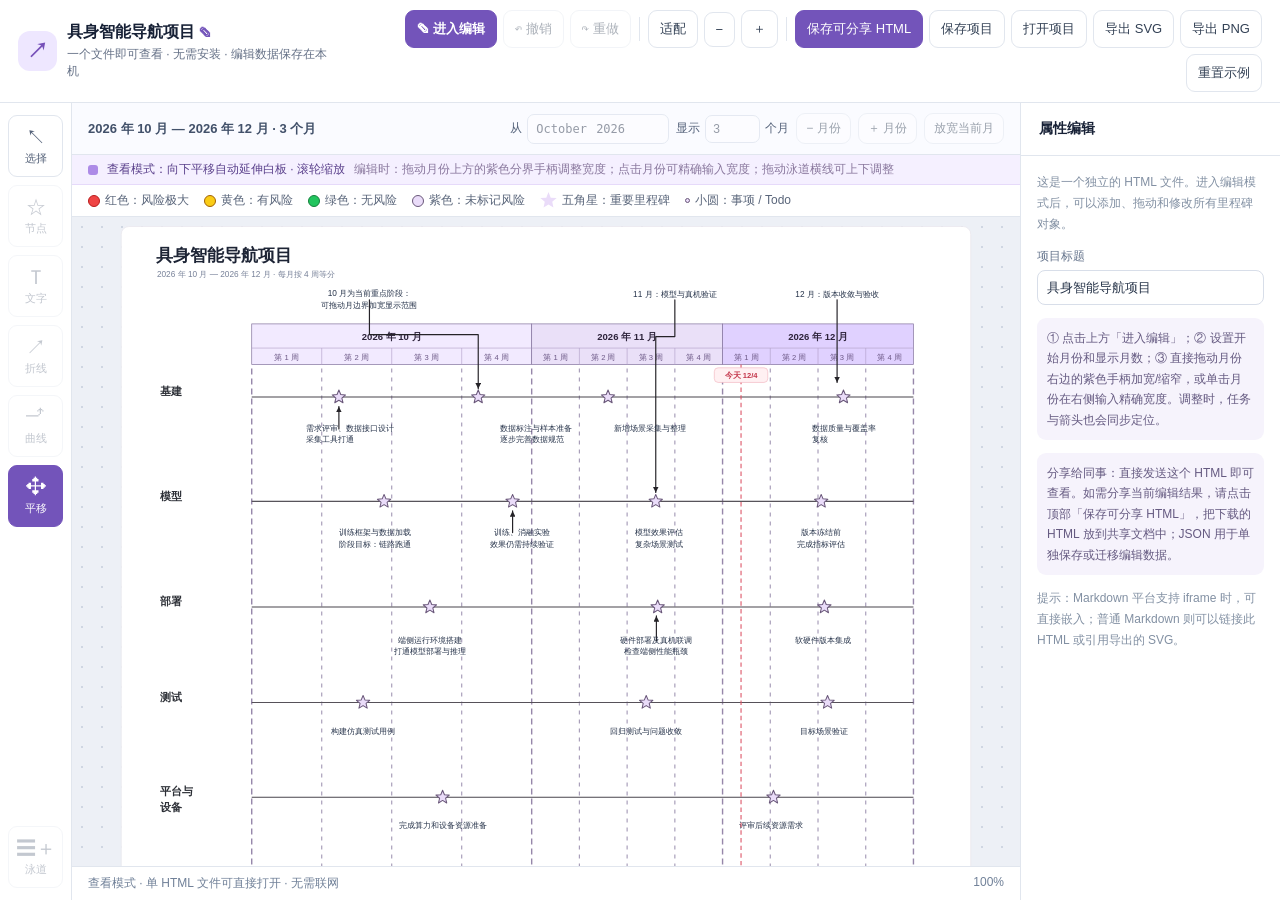
<file: static/项目进度时间轴_可编辑.html>
<!doctype html>
<html lang="zh-CN">
<head>
<meta charset="utf-8" />
<meta name="viewport" content="width=device-width, initial-scale=1" />
<title>项目时间轴</title>
<style>
:root{color-scheme:light;--ink:#172136;--muted:#647086;--border:#e1e6ee;--purple:#7354ba;--purple-weak:#efe8ff;--bg:#f5f7fb;--white:#fff}
*{box-sizing:border-box}html,body{margin:0;height:100%;font-family:Inter,-apple-system,BlinkMacSystemFont,"PingFang SC","Microsoft YaHei",sans-serif;color:var(--ink);background:var(--bg)}
#app{height:100vh;min-height:600px;display:flex;flex-direction:column}
.topbar{display:flex;align-items:center;justify-content:space-between;gap:16px;background:#fff;border-bottom:1px solid var(--border);padding:10px 18px;min-height:68px}
.brand{display:flex;align-items:center;gap:10px;min-width:0}.brand-mark{background:#eee7ff;color:#7650b9;border-radius:12px;width:40px;height:40px;display:grid;place-items:center;font-size:21px;font-weight:800}.brand-title{font-weight:760;white-space:nowrap;overflow:hidden;text-overflow:ellipsis}.brand-sub{color:var(--muted);font-size:12px;margin-top:3px}
.toolbar{display:flex;gap:6px;flex-wrap:wrap;align-items:center;justify-content:flex-end}button{font:inherit;border:1px solid var(--border);background:#fff;border-radius:9px;padding:9px 11px;cursor:pointer;color:#334155;font-size:13px;white-space:nowrap}button:hover{background:#f7f3ff;border-color:#cbbaf0}button.active,.primary{background:var(--purple);border-color:var(--purple);color:white}button.active:hover,.primary:hover{background:#5f42aa}button:disabled{opacity:.4;cursor:not-allowed}.divider{width:1px;background:var(--border);height:24px;margin:0 2px}
.workspace{display:flex;min-height:0;flex:1}.leftbar{width:72px;flex-shrink:0;background:#fff;border-right:1px solid var(--border);padding:12px 8px;display:flex;flex-direction:column;gap:8px}.tool{display:flex;flex-direction:column;align-items:center;gap:3px;padding:10px 4px;font-size:11px;color:#56637a}.tool .glyph{font-size:20px;line-height:22px}.tool.active{color:#fff}
.main{flex:1;min-width:0;display:flex;flex-direction:column}.canvas-head{display:flex;align-items:center;justify-content:space-between;flex-wrap:wrap;gap:6px;padding:10px 16px;background:#fafbff;border-bottom:1px solid var(--border)}.canvas-title{font-size:13px;font-weight:600;color:#42516a}.hint{font-size:12px;color:#75839a}.stage-wrap{flex:1;min-height:0;position:relative;overflow:hidden;background-color:#edf0f6;background-image:radial-gradient(#cfd6e2 0.8px,transparent .8px);background-size:20px 20px}#stage{display:block;width:100%;height:100%;touch-action:none;user-select:none}#stage.grab{cursor:grab}#stage.grabbing{cursor:grabbing}#stage.mode-text,#stage.mode-node,#stage.mode-arrow,#stage.mode-curve{cursor:crosshair}
.bottom{padding:8px 16px;background:#fff;border-top:1px solid var(--border);color:#708098;font-size:12px;display:flex;justify-content:space-between;gap:8px;flex-wrap:wrap}.inspector{width:260px;flex-shrink:0;background:#fff;border-left:1px solid var(--border);display:flex;flex-direction:column;overflow:auto}.inspector-header{font-size:14px;font-weight:750;padding:17px 18px;border-bottom:1px solid var(--border)}.inspect-content{padding:16px;display:flex;flex-direction:column;gap:13px}.subtle{color:#8290a3;font-size:12px;line-height:1.75}.formlabel{font-size:12px;color:#66758d;margin-bottom:5px;display:block}.field,textarea,select{width:100%;border:1px solid #d8dee9;border-radius:8px;background:#fff;color:#273449;font:inherit;font-size:13px;padding:9px;outline:none}.field:focus,textarea:focus,select:focus{border-color:#9371d0;box-shadow:0 0 0 3px #eee7fb}textarea{min-height:105px;resize:vertical;line-height:1.55}.row{display:flex;gap:8px}.row>label{flex:1;min-width:0}.small{padding:7px 9px;font-size:12px}.danger{color:#c63347;border-color:#f0c9cf}.danger:hover{background:#fff2f4;border-color:#dc9fa9}.boxhint{background:#f6f3fc;border-radius:9px;padding:10px;color:#655a81;font-size:12px;line-height:1.7}
#toast{position:fixed;bottom:22px;left:50%;transform:translateX(-50%);background:#253047;color:#fff;padding:10px 18px;border-radius:10px;box-shadow:0 12px 32px #18233b30;z-index:50;opacity:0;pointer-events:none;transition:opacity .2s;font-size:13px}#toast.show{opacity:1}
.dialog-backdrop{position:fixed;inset:0;background:#101c32aa;z-index:100;display:none;align-items:center;justify-content:center;padding:20px}.dialog-backdrop.show{display:flex}.dialog{background:white;border-radius:14px;padding:22px;width:410px;max-width:100%;box-shadow:0 18px 70px #15203855}.dialog h3{margin:0 0 9px}.dialog p{color:#748094;font-size:13px}.dialog-actions{display:flex;justify-content:flex-end;gap:8px;margin-top:14px}
.month-controls{display:flex;align-items:center;gap:7px;flex-wrap:wrap;font-size:12px;color:#54627a}
.month-controls label{display:flex;align-items:center;gap:5px;white-space:nowrap}
.month-controls input{width:142px;padding:6px 7px;border:1px solid #cfd7e5;border-radius:7px;background:white;color:#293348;font-size:12px}
.month-controls #monthCount{width:55px}.month-controls button{font-size:12px;padding:6px 9px}
.month-controls input:disabled,.month-controls button:disabled{opacity:.48}
.month-guide{display:flex;align-items:center;gap:9px;padding:6px 16px;background:#f5f0ff;border-bottom:1px solid #e6dafa;color:#5b418c;font-size:12px;flex-wrap:wrap}
.text-color-palette{display:grid;grid-template-columns:repeat(8,minmax(0,1fr));gap:5px}.color-swatch{height:28px;min-width:0;padding:0;border:2px solid transparent;border-radius:6px;background:var(--swatch);color:#fff;font-size:15px;font-weight:700;line-height:24px}.color-swatch:hover{background:var(--swatch);border-color:#94a3b8}.color-swatch[aria-pressed="true"]{outline:2px solid #7354ba;outline-offset:2px;border-color:#fff}.color-swatch:focus-visible{outline:2px solid #172136;outline-offset:2px}
.node-legend{display:flex;align-items:center;gap:15px;flex-wrap:wrap;padding:7px 16px;background:#fff;border-bottom:1px solid var(--border);font-size:12px;color:#59657a}.node-legend span{display:inline-flex;align-items:center;gap:5px}.legend-dot{display:inline-block;border-radius:50%;width:12px;height:12px;background:#eadcf9;border:1px solid #695779}.legend-dot.star{width:17px;height:17px;border:0;border-radius:0;clip-path:polygon(50% 0%,63% 34%,98% 35%,72% 57%,79% 91%,50% 73%,21% 91%,28% 57%,2% 35%,37% 34%)}.legend-dot.todo{width:5px;height:5px}.legend-dot.high{background:#ef4444;border-color:#b91c1c}.legend-dot.medium{background:#facc15;border-color:#a16207}.legend-dot.low{background:#22c55e;border-color:#15803d}
.month-guide .dot{width:10px;height:10px;background:#ad8be7;border-radius:3px;display:inline-block}
.brand-title{display:block;max-width:100%;border:0;background:transparent;padding:0;text-align:left;font-size:inherit;color:var(--ink);cursor:pointer}.brand-title:hover{background:#f7f3ff;color:var(--purple)}.brand-title::after{content:" ✎";color:var(--purple);font-size:13px}.brand-title:focus-visible{outline:2px solid var(--purple);outline-offset:4px}
#editMode{font-weight:700}.only-edit[disabled]{opacity:.35}@media(max-width:1100px){.inspector{width:222px}.topbar{padding:9px}.brand-sub{display:none}.toolbar button{padding:7px 9px}}@media(max-width:760px){.topbar{align-items:flex-start;flex-direction:column}.toolbar{justify-content:flex-start}.leftbar{width:57px}.tool{font-size:10px}.tool .glyph{font-size:17px}.inspector{position:absolute;right:0;top:120px;bottom:30px;z-index:3;box-shadow:-5px 0 18px #1720361a;display:none}.inspector.show{display:flex}.main{width:100%}}
</style>
</head>
<body>
<div id="app">
  <header class="topbar">
    <div class="brand"><div class="brand-mark">↗</div><div><button type="button" class="brand-title" id="brandTitle" title="点击修改项目名称" aria-label="修改项目名称">项目时间轴</button><div class="brand-sub">一个文件即可查看 · 无需安装 · 编辑数据保存在本机</div></div></div>
    <div class="toolbar">
      <button id="editMode" class="primary" title="查看者默认不能误拖动，点击进入编辑模式">✎ 进入编辑</button>
      <button id="undo" title="撤销 Ctrl/⌘+Z" disabled>↶ 撤销</button>
      <button id="redo" title="重做 Ctrl/⌘+Shift+Z" disabled>↷ 重做</button>
      <span class="divider"></span>
      <button id="fit" title="适配全部内容">适配</button><button id="zoomOut">−</button><button id="zoomIn">＋</button>
      <span class="divider"></span>
      <button id="shareHtml" class="primary" title="把当前所有修改直接写入独立HTML，发送文件给同事即可查看">保存可分享 HTML</button>
      <button id="saveJson" title="保存完整编辑数据为JSON">保存项目</button><button id="openJson" title="打开项目JSON">打开项目</button>
      <button id="exportSvg" title="导出无损矢量图片">导出 SVG</button><button id="exportPng" title="导出高清图片">导出 PNG</button>
      <button id="reset" title="恢复示例图">重置示例</button>
    </div>
  </header>
  <div class="workspace">
    <aside class="leftbar" id="tools">
      <button class="tool active" data-tool="select" title="选择后拖动；双击文字编辑"><span class="glyph">↖</span>选择</button>
      <button class="tool only-edit" data-tool="node" title="在画布任意位置点击添加里程碑"><span class="glyph">☆</span>节点</button>
      <button class="tool only-edit" data-tool="text" title="在画布任意位置点击添加文字"><span class="glyph">Ｔ</span>文字</button>
      <button class="tool only-edit" data-tool="arrow" title="点击起点，再点击终点添加箭头"><span class="glyph">↗</span>折线</button>
      <button class="tool only-edit" data-tool="curve" title="依次点击两个节点创建曲线箭头，再拖动控制点调整弧度"><span class="glyph">⤴</span>曲线</button>
      <button class="tool" data-tool="hand" title="拖动画布"><span class="glyph">✥</span>平移</button>
      <div style="flex:1"></div>
      <button class="tool only-edit" id="addLane" title="新增工作泳道"><span class="glyph">☰＋</span>泳道</button>
    </aside>
    <main class="main">
      <div class="canvas-head"><span class="canvas-title" id="rangeTitle">2026 年 · 项目进度</span>
        <div class="month-controls">
          <label>从 <input type="month" id="startMonth" title="指定时间轴的第一个月份"></label>
          <label>显示 <input type="number" id="monthCount" min="1" max="24" step="1" title="显示几个月"> 个月</label>
          <button id="removeMonth" class="only-edit" title="减少一个月">− 月份</button>
          <button id="addMonth" class="only-edit" title="增加一个月">＋ 月份</button>
          <button id="focusMonth" class="only-edit" title="把当前系统月份放宽到至少520像素，其他月份不变">放宽当前月</button>
        </div>
      </div>
      <div class="month-guide"><span class="dot"></span><span id="modeHint">查看模式：点击「进入编辑」后，即可修改月份和任务</span><span style="color:#8a789e">编辑时：拖动月份上方的紫色分界手柄调整宽度；点击月份可精确输入宽度；拖动泳道横线可上下调整</span></div>
      <div class="node-legend" aria-label="节点图例"><span><i class="legend-dot high"></i>红色：风险极大</span><span><i class="legend-dot medium"></i>黄色：有风险</span><span><i class="legend-dot low"></i>绿色：无风险</span><span><i class="legend-dot"></i>紫色：未标记风险</span><span><i class="legend-dot star"></i>五角星：重要里程碑</span><span><i class="legend-dot todo"></i>小圆：事项 / Todo</span></div>
      <div class="stage-wrap"><svg id="stage" xmlns="http://www.w3.org/2000/svg" viewBox="0 0 1460 960" aria-label="交互式项目时间轴"></svg></div>
      <div class="bottom"><span id="status">示例数据 · 鼠标滚轮缩放 · 点击「进入编辑」开始修改</span><span id="zoomStatus">100%</span></div>
    </main>
    <aside class="inspector" id="inspector"><div class="inspector-header">属性编辑 <button class="small" id="closeInspector" style="float:right;display:none">关闭</button></div><div class="inspect-content" id="inspectContent"></div></aside>
  </div>
</div>
<input type="file" id="fileInput" accept=".json,application/json" hidden />
<div class="dialog-backdrop" id="dialogBack"><div class="dialog"><h3 id="dialogTitle">编辑文字</h3><p id="dialogInfo">修改后点击确定。</p><textarea id="dialogText" rows="6"></textarea><div class="dialog-actions"><button id="dialogCancel">取消</button><button id="dialogOk" class="primary">确定</button></div></div></div>
<div id="toast"></div>
<script>
(async()=>{'use strict';
const NS='http://www.w3.org/2000/svg';
const $=(id)=>document.getElementById(id);
const clone=(x)=>JSON.parse(JSON.stringify(x));
const uid=(prefix)=>prefix+'_'+Math.random().toString(36).slice(2,10);
const monthStart=230, MIN_MONTH=120, MAX_MONTH=1400;
const RISK_LEVELS={unset:{label:'未标记风险',color:'#eadcf9',stroke:'#695779'},high:{label:'风险极大',color:'#ef4444',stroke:'#b91c1c'},medium:{label:'有风险',color:'#facc15',stroke:'#a16207'},low:{label:'无风险',color:'#22c55e',stroke:'#15803d'}};
const NODE_TYPES={milestone:{label:'重要里程碑',radius:11,shape:'star'},todo:{label:'事项 / Todo',radius:3.5,shape:'circle'}};
function nodeRisk(node){return Object.hasOwn(RISK_LEVELS,node.risk)?RISK_LEVELS[node.risk]:RISK_LEVELS.unset;}
function nodeType(node){return Object.hasOwn(NODE_TYPES,node.kind)?NODE_TYPES[node.kind]:NODE_TYPES.milestone;}

function monthName(m){return `${m.year} 年 ${m.month} 月`}
function monthList(year,month,count,widths=[]){return Array.from({length:count},(_,i)=>{
 const d=new Date(year,month-1+i,1);return {year:d.getFullYear(),month:d.getMonth()+1,width:widths[i]||280};
});}
function monthRight(months){return monthStart+months.reduce((v,m)=>v+m.width,0)}
function mappedX(x,oldMonths,newMonths,scaleAll=false){
 if(x<monthStart)return x;
 const oldEnd=monthRight(oldMonths),newEnd=monthRight(newMonths);
 if(x>=oldEnd)return x+newEnd-oldEnd;
 if(scaleAll)return monthStart+(x-monthStart)*(newEnd-monthStart)/(oldEnd-monthStart);
 let oldX=monthStart,newX=monthStart;
 for(let i=0;i<oldMonths.length;i++){
  if(x<=oldX+oldMonths[i].width || i===oldMonths.length-1){
   const corresponding=newMonths[Math.min(i,newMonths.length-1)];
   return newX+(x-oldX)*(corresponding.width/oldMonths[i].width);
  }
  oldX+=oldMonths[i].width;newX+=newMonths[Math.min(i,newMonths.length-1)].width;
 }
 return x;
}
function changeMonthShape(oldMonths,newMonths,scaleAll=false){
 for(const n of data.nodes)n.x=Math.round(mappedX(n.x,oldMonths,newMonths,scaleAll));
 for(const t of data.texts)t.x=Math.round(mappedX(t.x,oldMonths,newMonths,scaleAll));
 for(const a of data.arrows)for(const p of a.points)p.x=Math.round(mappedX(p.x,oldMonths,newMonths,scaleAll));
 data.months=newMonths;
 data.view.w=Math.max(800,monthRight(newMonths)+115);
}
function makeExample(){return {version:2,title:'具身智能导航项目',year:2026,
 months:monthList(2026,10,3,[440,300,300]),view:{w:1385,h:1020},
 lanes:[{id:'base',name:'基建',y:283},{id:'model',name:'模型',y:447},{id:'deploy',name:'部署',y:613},{id:'test',name:'测试',y:763},{id:'device',name:'平台与设备',y:912}],
 nodes:[
 {id:'n1',x:367,y:283,title:'完成数据接口定义'},{id:'n2',x:586,y:283,title:'数据集与采集链路打通'},{id:'n3',x:790,y:283,title:'新场景数据入库'},{id:'n4',x:1160,y:283,title:'数据覆盖率检查'},
 {id:'n5',x:438,y:447,title:'训练框架初版'},{id:'n6',x:640,y:447,title:'10月阶段训练'},{id:'n7',x:865,y:447,title:'11月模型验证'},{id:'n8',x:1125,y:447,title:'12月版本验收'},
 {id:'n9',x:510,y:613,title:'设备部署链路'},{id:'n10',x:868,y:613,title:'真机联调'},{id:'n11',x:1130,y:613,title:'版本集成'},
 {id:'n12',x:405,y:763,title:'测试环境准备'},{id:'n13',x:850,y:763,title:'回归测试'},{id:'n14',x:1135,y:763,title:'场景验收'},
 {id:'n15',x:530,y:912,title:'算力与平台部署'},{id:'n16',x:1050,y:912,title:'硬件资源评审'}],
 texts:[
 {id:'t1',x:415,y:124,text:'10 月为当前重点阶段：\n可拖动月边界加宽显示范围',fontSize:13,align:'middle',weight:500},
 {id:'t2',x:895,y:125,text:'11 月：模型与真机验证',fontSize:13,align:'middle'},
 {id:'t3',x:1150,y:125,text:'12 月：版本收敛与验收',fontSize:13,align:'middle'},
 {id:'t4',x:315,y:336,text:'需求评审、数据接口设计\n采集工具打通',fontSize:12,align:'start'},
 {id:'t5',x:620,y:336,text:'数据标注与样本准备\n逐步完善数据规范',fontSize:12,align:'start'},
 {id:'t6',x:800,y:336,text:'新增场景采集与整理',fontSize:12,align:'start'},
 {id:'t7',x:1110,y:336,text:'数据质量与覆盖率\n复核',fontSize:12,align:'start'},
 {id:'t8',x:424,y:500,text:'训练框架与数据加载\n阶段目标：链路跑通',fontSize:12,align:'middle'},
 {id:'t9',x:655,y:500,text:'训练、消融实验\n效果仍需持续验证',fontSize:12,align:'middle'},
 {id:'t10',x:870,y:500,text:'模型效果评估\n复杂场景测试',fontSize:12,align:'middle'},
 {id:'t11',x:1125,y:500,text:'版本冻结前\n完成指标评估',fontSize:12,align:'middle'},
 {id:'t12',x:510,y:669,text:'端侧运行环境搭建\n打通模型部署与推理',fontSize:12,align:'middle'},
 {id:'t13',x:865,y:669,text:'硬件部署及真机联调\n检查端侧性能瓶颈',fontSize:12,align:'middle'},
 {id:'t14',x:1128,y:669,text:'软硬件版本集成',fontSize:12,align:'middle'},
 {id:'t15',x:405,y:812,text:'构建仿真测试用例',fontSize:12,align:'middle'},
 {id:'t16',x:850,y:812,text:'回归测试与问题收敛',fontSize:12,align:'middle'},
 {id:'t17',x:1130,y:812,text:'目标场景验证',fontSize:12,align:'middle'},
 {id:'t18',x:530,y:960,text:'完成算力和设备资源准备',fontSize:12,align:'middle'},
 {id:'t19',x:1046,y:960,text:'评审后续资源需求',fontSize:12,align:'middle'}],
 arrows:[
 {id:'a1',points:[{x:415,y:130},{x:415,y:185},{x:586,y:185},{x:586,y:270}]},
 {id:'a2',points:[{x:895,y:130},{x:895,y:188},{x:865,y:188},{x:865,y:433}]},
 {id:'a3',points:[{x:1150,y:130},{x:1150,y:260}]},
 {id:'a4',points:[{x:367,y:333},{x:367,y:298}]},
 {id:'a5',points:[{x:640,y:496},{x:640,y:462}]},
 {id:'a6',points:[{x:866,y:666},{x:866,y:627}]}]
};}
const sharedMode=Boolean(document.querySelector('#timelineServerConfig'));
const storageKey=sharedMode?'project-timeline-shared-cache': 'project-timeline-standalone-v2';
let draftKey='project-timeline-shared-draft';
if(sharedMode){try{let client=sessionStorage.getItem('timeline-client-id');if(!client){client=uid('tab');sessionStorage.setItem('timeline-client-id',client);}draftKey+=':'+client;}catch(e){}}
let saveQueue=null,serverRevision='empty',sharedDraft=null,sharedNotice='',syncBusy=false,editorName='',sharedMeta={},historyOpen=false;
try{editorName=localStorage.getItem('timeline-editor-name')||'';}catch(e){}
async function sharedRequest(method='GET',body){
 const controller=new AbortController(),timer=setTimeout(()=>controller.abort(),12000);
 try{
  const response=await fetch('/api/timeline',{method,cache:'no-store',headers:body?{'Content-Type':'application/json'}:{},body:body?JSON.stringify(body):undefined,signal:controller.signal});
  const result=await response.json();
  if(!response.ok){const error=new Error(result.error||'服务器请求失败');error.status=response.status;throw error;}
  return result;
 }finally{clearTimeout(timer);}
}
let data=makeExample();
if(sharedMode){
 try{
  const initial=await sharedRequest();serverRevision=initial.revision;sharedMeta=initial;
  if(initial.timeline){if(!valid(initial.timeline))throw new Error('服务器项目格式无效');data=initial.timeline;}
  else sharedNotice='尚未导入共享项目，请使用「打开项目」导入已有 JSON。';
  try{sharedDraft=JSON.parse(localStorage.getItem(draftKey));}catch(e){}
  if(sharedDraft&&valid(sharedDraft.timeline)){
   if(sharedDraft.revision===serverRevision){data=sharedDraft.timeline;sharedNotice=editorName?'已恢复本机未保存草稿，正在同步。':'已恢复本机草稿，请填写编辑姓名后继续保存。';}
   else sharedNotice='发现未保存的本机草稿。服务器已有新版本，请先下载草稿保留修改。';
  }else sharedDraft=null;
 }catch(e){
  const notice=document.createElement('div');notice.style.cssText='padding:48px;line-height:2';
  notice.textContent='暂时无法连接项目时间轴，请刷新重试。'+e.message;
  document.querySelector('#app').replaceChildren(notice);return;
 }
}else{
 try{const saved=document.querySelector('#embeddedProjectData')?.textContent?.trim()||localStorage.getItem(storageKey)||localStorage.getItem('project-timeline-standalone-v1');if(saved){const parsed=JSON.parse(saved);if(valid(parsed))data=parsed;}}catch(e){}
}
function normalizeMonths(){
 if(!Array.isArray(data.months)||data.months.length===0){
   // Load older JSON projects without changing their existing node positions.
   data.months=monthList(data.year||2026,6,4,[273,273,273,273]);
 }
 data.months=data.months.slice(0,24).map(m=>({year:+m.year||2026,month:Math.max(1,Math.min(12,+m.month||1)),width:Math.max(MIN_MONTH,Math.min(MAX_MONTH,+m.width||280))}));
 data.view=data.view||{w:1460,h:1020};
 data.view.w=Math.max(800,monthRight(data.months)+115);
}
normalizeMonths();
let editing=false, tool='select',selection=null,selectedHandle=-1,drag=null,arrowStart=null,history=[],future=[],view={x:0,y:0,w:1460,h:960},toastTimer=null;
const stage=$('stage');
function valid(d){return d&&Array.isArray(d.lanes)&&Array.isArray(d.nodes)&&Array.isArray(d.texts)&&Array.isArray(d.arrows)&&d.nodes.every(n=>Number.isFinite(n.x)&&Number.isFinite(n.y))&&d.arrows.every(a=>Array.isArray(a.points));}
// Grow only when content approaches the bottom; keep room for the next item.
function ensureCanvasHeight(){
 let bottom=540;
 const include=y=>{if(Number.isFinite(y))bottom=Math.max(bottom,y);};
 for(const lane of data.lanes){
  const name=lane.name==='平台与设备'?'平台与\n设备':lane.name;
  include(lane.y+Math.max(12,(String(name).split('\n').length-1)*25.16+6));
 }
 for(const node of data.nodes)include(node.y+14);
 for(const text of data.texts){const size=text.fontSize||13;include(text.y+(String(text.text).split('\n').length-1)*Math.round(size*1.48)+size*.4+6);}
 for(const arrow of data.arrows){
  for(const p of arrow.points)include(p.y+12);
  if(arrow.style==='curve'&&arrow.points.length===2)include(curveControl(...arrow.points).y+12);
 }
 const height=Number.isFinite(data.view.h)?data.view.h:1020;
 data.view.h=bottom+45>height?Math.ceil((bottom+160)/160)*160:height;
}
function safeSave(){ensureCanvasHeight();try{localStorage.setItem(storageKey,JSON.stringify(data));}catch(e){}if(saveQueue){sharedNotice='';saveQueue.enqueue({timeline:data,editor:editorName});}}
function snapshot(){history.push(JSON.stringify(data));if(history.length>60)history.shift();future=[];updateHistory();}
function updateHistory(){$('undo').disabled=!editing||!history.length;$('redo').disabled=!editing||!future.length;}
function undo(){if(!history.length)return;future.push(JSON.stringify(data));data=JSON.parse(history.pop());selection=null;render();updateHistory();safeSave()}
function redo(){if(!future.length)return;history.push(JSON.stringify(data));data=JSON.parse(future.pop());selection=null;render();updateHistory();safeSave()}
function obj(type,id){const list=type==='node'?data.nodes:type==='text'?data.texts:type==='month'?data.months:type==='lane'?data.lanes:data.arrows;return type==='month'?list[id]:list.find(x=>x.id===id)}
function svg(tag,attrs={},parent=stage){const e=document.createElementNS(NS,tag);Object.entries(attrs).forEach(([k,v])=>e.setAttribute(k,String(v)));parent.appendChild(e);return e;}
function linesText(container,x,y,str,size=13,anchor='start',opts={}){const t=svg('text',{x,y,fill:opts.color||'#26334a','font-size':size,'text-anchor':anchor,'font-weight':opts.weight||400,'font-family':'Inter, PingFang SC, Microsoft YaHei, sans-serif','pointer-events':opts.events||'none'},container);String(str).split('\n').forEach((line,i)=>{const a=svg('tspan',{x,dy:i===0?0:Math.round(size*1.48)},t);a.textContent=line;});return t;}
// The editing surface follows the viewport; saved/exported height follows content.
function canvasBottom(forExport=false){
 const bottom=data.view.h-15;
 if(forExport)return bottom;
 const rect=stage.getBoundingClientRect(),matrix=stage.getScreenCTM();
 const visibleBottom=matrix?(rect.bottom-matrix.f)/matrix.d:view.y+view.h;
 return Math.max(bottom,visibleBottom+160);
}
function renderBase(root,forExport=false){
 const right=monthRight(data.months), pageRight=Math.max(right+90,data.view.w-25),pageBottom=canvasBottom(forExport),lastY=pageBottom-15;
 svg('rect',{'data-whiteboard':'true',x:25,y:15,width:Math.max(pageRight-25,745),height:pageBottom-15,rx:12,fill:'#fff',stroke:'#e7e5eb','stroke-width':1},root);
 const projectTitle=linesText(root,80,69,data.title||'项目时间轴',26,'start',{weight:700,color:'#1d2435',events:forExport?'none':'visiblePainted'});
 if(!forExport){
  projectTitle.setAttribute('role','button');projectTitle.setAttribute('tabindex','0');projectTitle.setAttribute('aria-label','修改画布项目名称');projectTitle.setAttribute('cursor','pointer');
  projectTitle.addEventListener('pointerdown',ev=>ev.stopPropagation());
  projectTitle.addEventListener('click',ev=>{ev.stopPropagation();editProjectTitle();});
  projectTitle.addEventListener('keydown',ev=>{if(ev.key==='Enter'||ev.key===' '){ev.preventDefault();ev.stopPropagation();editProjectTitle();}});
 }

 linesText(root,81,95,`${monthName(data.months[0])} — ${monthName(data.months.at(-1))} · 每月按 4 周等分`,13,'start',{color:'#788299'});
 const b=svg('g',{},root);let x=monthStart;const grips=[];
 data.months.forEach((m,i)=>{
  const isCurrent=(m.year===new Date().getFullYear()&&m.month===new Date().getMonth()+1);
  const selected=selection?.type==='month'&&selection.id===i;
  const rect=svg('rect',{x,y:168,width:m.width,height:64,fill:isCurrent?'#e0d1ff':i%2?'#eae0f8':'#f2eaff',stroke:selected?'#633ab1':'#84749d','stroke-width':selected?2.5:1.1,cursor:editing&&!forExport?'pointer':'default'},b);
  linesText(b,x+m.width/2,193,monthName(m),15,'middle',{weight:650,color:'#2e243c'});
  svg('line',{x1:x,x2:x+m.width,y1:206,y2:206,stroke:'#b2a0ca','stroke-width':1,'pointer-events':'none'},b);
  for(let week=0;week<4;week++){
   const weekX=x+week*m.width/4;
   if(week>0){
    svg('line',{'data-week-divider':week,x1:weekX,x2:weekX,y1:206,y2:232,stroke:'#b2a0ca','stroke-width':1,'pointer-events':'none'},b);
    svg('line',{x1:weekX,x2:weekX,y1:238,y2:lastY,stroke:'#a99fba','stroke-width':1.2,'stroke-dasharray':'4 5','vector-effect':'non-scaling-stroke','pointer-events':'none'},b);
   }
   linesText(b,weekX+m.width/8,224,m.width<200?`${week+1}周`:`第 ${week+1} 周`,m.width<200?11:12,'middle',{color:'#6c5886'});
  }
  if(editing&&!forExport){
   rect.addEventListener('pointerdown',ev=>{ev.stopPropagation();selection={type:'month',id:i};selectedHandle=-1;render();});
   grips.push({rightX:x+m.width,idx:i,month:m});
  }
  x+=m.width;
 });
 // Draw resize handles above all month rectangles so the next month cannot cover the handle.
 for(const {rightX,idx,month} of grips){
  svg('line',{x1:rightX,x2:rightX,y1:158,y2:216,stroke:'#8051c1','stroke-width':3,'stroke-dasharray':'3 3','pointer-events':'none'},b);
  const grip=svg('rect',{x:rightX-10,y:154,width:20,height:60,rx:6,fill:'#bfa5ed',stroke:'#825ec3','stroke-width':1,opacity:.94,cursor:'ew-resize'},b);
  svg('path',{d:`M${rightX-3} 175v17 M${rightX+3} 175v17`,stroke:'#fff','stroke-width':1.5,'pointer-events':'none'},b);
  const title=svg('title',{},grip);title.textContent=`拖动以调整 ${monthName(month)} 的宽度（当前 ${month.width} px）`;
  grip.addEventListener('pointerdown',ev=>startMonthResize(ev,idx));
 }
 let xx=monthStart;
 for(let i=0;i<=data.months.length;i++){
  svg('line',{x1:xx,x2:xx,y1:238,y2:lastY,stroke:'#9687aa','stroke-width':1.4,'stroke-dasharray':'6 4','vector-effect':'non-scaling-stroke'},b);
  if(i<data.months.length)xx+=data.months[i].width;
 }
 data.lanes.forEach((l,i)=>{
  const yy=l.y;
  svg('line',{x1:monthStart,x2:right,y1:yy,y2:yy,stroke:'#49444c','stroke-width':1.7},b);
  if(i%2===1)svg('line',{x1:monthStart,x2:right,y1:yy+1,y2:yy+1,stroke:'#fff','stroke-width':.6,opacity:.5},b);
  if(editing&&!forExport&&tool==='select'){
   const handle=svg('line',{'data-lane-handle':l.id,x1:monthStart-20,x2:right,y1:yy,y2:yy,stroke:'transparent','stroke-width':14,cursor:'ns-resize'},b);
   const title=svg('title',{},handle);title.textContent='上下拖动调整泳道位置，下方内容同步移动';
   handle.addEventListener('pointerdown',ev=>startLaneMove(ev,l.id));
   linesText(b,monthStart-12,yy+4,'↕',15,'middle',{color:'#8c65be'});
  }

  const laneLabel=svg('g',{},b);
  if(editing&&!forExport){
   laneLabel.setAttribute('role','button');laneLabel.setAttribute('tabindex','0');
   laneLabel.setAttribute('aria-label','编辑泳道名称：'+l.name);
   laneLabel.setAttribute('cursor','pointer');
   const title=svg('title',{},laneLabel);title.textContent='单击在右侧修改名称，双击直接编辑';
   svg('rect',{x:70,y:yy-29,width:135,height:Math.max(58,String(l.name).split('\n').length*25+16),rx:7,fill:selection?.type==='lane'&&selection.id===l.id?'#efe8ff':'transparent'},laneLabel);
   const selectLane=()=>{selection={type:'lane',id:l.id};selectedHandle=-1;updateInspector();$('inspector').classList.add('show');};
   laneLabel.addEventListener('pointerdown',ev=>ev.stopPropagation());
   laneLabel.addEventListener('click',ev=>{ev.stopPropagation();selectLane();});
   laneLabel.addEventListener('dblclick',ev=>{ev.stopPropagation();selectLane();openTextDialog(l,'name','编辑泳道名称');});
   laneLabel.addEventListener('keydown',ev=>{if(ev.key==='Enter'||ev.key===' '){ev.preventDefault();ev.stopPropagation();selectLane();openTextDialog(l,'name','编辑泳道名称');}});
  }
  linesText(laneLabel,86,yy-3,l.name==='平台与设备'?'平台与\n设备':l.name,17,'start',{weight:650,color:'#2d3037',events:editing&&!forExport?'visiblePainted':'none'});
 });
}
function curveControl(a,b){
 const dx=b.x-a.x,dy=b.y-a.y,length=Math.hypot(dx,dy)||1,bend=Math.min(90,length*.25);
 return {x:(a.x+b.x)/2-dy/length*bend,y:(a.y+b.y)/2+dx/length*bend};
}
function arrowDrawingPoints(a){
 const points=a.points.map(p=>({...p}));
 for(const i of [0,points.length-1]){
  const node=data.nodes.find(n=>n.id===points[i]?.nodeId);
  if(node){points[i].x=node.x;points[i].y=node.y;}
 }
 const original=points.map(p=>({...p}));
 for(const i of [0,points.length-1]){
  const p=points[i],node=data.nodes.find(n=>n.id===p?.nodeId);if(!node)continue;
  const toward=a.style==='straight'?original[i===0?original.length-1:0]:a.style==='curve'&&original.length===2?curveControl(original[0],original[1]):original[i===0?1:i-1];
  if(!toward)continue;
  const dx=toward.x-p.x,dy=toward.y-p.y,length=Math.hypot(dx,dy),offset=nodeType(node).radius+2;
  if(length>offset){p.x+=dx/length*offset;p.y+=dy/length*offset;}
 }
 return points;
}
function arrowPath(a){
 const pts=arrowDrawingPoints(a);if(pts.length<2)return '';
 const start=`M ${pts[0].x} ${pts[0].y}`,last=pts.at(-1);
 if(a.style==='straight')return `${start} L ${last.x} ${last.y}`;
 if(a.style!=='curve')return pts.map((p,i)=>(i?'L':'M')+' '+p.x+' '+p.y).join(' ');
 if(pts.length===2){const c=curveControl(pts[0],last);return `${start} Q ${c.x} ${c.y} ${last.x} ${last.y}`;}
 let d=start;
 for(let i=1;i<pts.length-2;i++)d+=` Q ${pts[i].x} ${pts[i].y} ${(pts[i].x+pts[i+1].x)/2} ${(pts[i].y+pts[i+1].y)/2}`;
 const c=pts[pts.length-2];return d+` Q ${c.x} ${c.y} ${last.x} ${last.y}`;
}
function drawArrow(group,a,isSel=false){const pts=a.points;if(pts.length<2)return;
 const d=arrowPath(a);
 const g=svg('g',{},group);
 svg('path',{'data-arrow-id':a.id,d,fill:'none','marker-start':a.direction==='both'?'url(#head)':'none',stroke:isSel?'#8c5bd2':'#252328','stroke-width':isSel?2.7:1.85,'stroke-linecap':'round','stroke-linejoin':'round','marker-end':'url(#head)','pointer-events':'none'},g);
 if(!forExportMode){const hit=svg('path',{'data-arrow-hit':a.id,d,stroke:'transparent','stroke-width':20,fill:'none',cursor:editing?'move':'default'},g);
  hit.addEventListener('pointerdown',ev=>startDrag(ev,'arrow',a.id));hit.addEventListener('dblclick',ev=>{if(!editing)return;ev.stopPropagation();insertArrowBend(a,point(ev));});}
}
let forExportMode=false;
function drawNodeSymbol(root,x,y,radius,shape,attrs={}){
 if(shape==='star'){
  const points=Array.from({length:10},(_,i)=>{const angle=-Math.PI/2+i*Math.PI/5,r=i%2?radius*.45:radius;return `${x+Math.cos(angle)*r},${y+Math.sin(angle)*r}`;}).join(' ');
  return svg('polygon',{points,'stroke-linejoin':'round',...attrs},root);
 }
 return svg('circle',{cx:x,cy:y,r:radius,...attrs},root);
}
function drawObjects(root){
 const arrows=svg('g',{},root);data.arrows.forEach(a=>drawArrow(arrows,a,selection?.type==='arrow'&&selection.id===a.id));
 const nodes=svg('g',{},root);data.nodes.forEach(n=>{
  const sel=(selection?.type==='node'&&selection.id===n.id)||arrowStart?.nodeId===n.id;
  const risk=nodeRisk(n),kind=nodeType(n);
  if(sel&&!forExportMode)svg('circle',{cx:n.x,cy:n.y,r:kind.radius+4,fill:'none',stroke:'#7354ba','stroke-width':1.5,'stroke-dasharray':'3 2','pointer-events':'none'},nodes);
  const nodeGroup=svg('g',{cursor:editing?'move':'default'},nodes);
  if(!forExportMode)svg('circle',{'data-node-hit':n.id,cx:n.x,cy:n.y,r:Math.max(10,kind.radius),fill:'transparent'},nodeGroup);
  const symbol=drawNodeSymbol(nodeGroup,n.x,n.y,kind.radius,kind.shape,{'data-node-id':n.id,fill:risk.color,stroke:risk.stroke,'stroke-width':1.6,cursor:editing?'move':'default'});
  const ti=svg('title',{},symbol);ti.textContent=`${n.title||'未命名节点'} · ${kind.label} · ${risk.label}`;
  if(!forExportMode){nodeGroup.addEventListener('pointerdown',ev=>startDrag(ev,'node',n.id));nodeGroup.addEventListener('dblclick',ev=>{if(!editing)return;ev.stopPropagation();openTextDialog(n,'title','修改里程碑标题');});}
 });
 const texts=svg('g',{},root);data.texts.forEach(t=>{
  const sel=selection?.type==='text'&&selection.id===t.id;
  const wrap=svg('g',{'data-text-id':t.id,cursor:editing?'move':'default'},texts);const text=linesText(wrap,t.x,t.y,t.text,t.fontSize||13,t.align||'start',{weight:t.weight||400,color:t.color||'#26334a',events:'visiblePainted'});
  if(!forExportMode){wrap.addEventListener('pointerdown',ev=>startDrag(ev,'text',t.id));wrap.addEventListener('dblclick',ev=>{if(!editing)return;ev.stopPropagation();openTextDialog(t,'text','编辑文本');});}
  if(sel&&!forExportMode){try{const b=text.getBBox();svg('rect',{x:b.x-6,y:b.y-5,width:b.width+12,height:b.height+10,rx:4,fill:'none',stroke:'#9266d5','stroke-width':1.5,'stroke-dasharray':'5 3','pointer-events':'none'},wrap);}catch(e){}}
 });
 if(selection?.type==='arrow'&&editing&&!forExportMode){const a=obj('arrow',selection.id);if(a)a.points.forEach((p,i)=>{
  if(a.style==='straight'&&i>0&&i<a.points.length-1)return;
  const c=svg('rect',{'data-arrow-handle':a.id+':'+i,x:p.x-6,y:p.y-6,width:12,height:12,rx:3,fill:selectedHandle===i?'#8056ce':'#fff',stroke:'#845bc5','stroke-width':2,cursor:'crosshair'},root);
  c.addEventListener('pointerdown',ev=>startHandleDrag(ev,a.id,i));
 });}
}
function todayPosition(months,today=new Date()){
 let x=monthStart;
 for(const m of months){
  if(m.year===today.getFullYear()&&m.month===today.getMonth()+1){
   const days=new Date(m.year,m.month,0).getDate();
   return x+m.width*(today.getDate()-1)/days;
  }
  x+=m.width;
 }
 return null;
}
function drawToday(root,forExport=false){
 const today=new Date(),x=todayPosition(data.months,today);if(x===null)return;
 const g=svg('g',{'data-today-marker':'true','pointer-events':'none'},root);
 const bottom=canvasBottom(forExport)-15;
 svg('line',{x1:x,x2:x,y1:232,y2:bottom,stroke:'#dc5366','stroke-width':1.7,'stroke-dasharray':'7 5'},g);
 const labelX=Math.min(monthRight(data.months)-44,Math.max(monthStart+44,x));
 svg('rect',{x:labelX-42,y:237,width:84,height:23,rx:6,fill:'#fff0f2',stroke:'#f2b5be'},g);
 linesText(g,labelX,253,`今天 ${today.getMonth()+1}/${today.getDate()}`,12,'middle',{weight:650,color:'#c4374c'});
}
function markerDefs(root){const defs=svg('defs',{},root);const m=svg('marker',{id:'head',markerWidth:9,markerHeight:9,refX:7,refY:3.5,orient:'auto-start-reverse',markerUnits:'userSpaceOnUse',viewBox:'0 0 7 7'},defs);svg('path',{d:'M0,0 L7,3.5 L0,7 Z',fill:'#252328'},m);}
function render(){ensureCanvasHeight();stage.replaceChildren();stage.setAttribute('viewBox',[view.x,view.y,view.w,view.h].join(' '));markerDefs(stage);renderBase(stage);drawObjects(stage);drawToday(stage);$('brandTitle').textContent=data.title||'项目时间轴';document.title=(data.title||'项目时间轴')+'｜项目时间轴';updateInspector();refreshMonthsUI();$('zoomStatus').textContent=Math.round((data.view.w||1460)/view.w*100)+'%';}
function point(ev){const pt=stage.createSVGPoint();pt.x=ev.clientX;pt.y=ev.clientY;return pt.matrixTransform(stage.getScreenCTM().inverse());}
function setTool(t){tool=t;arrowStart=null;document.querySelectorAll('[data-tool]').forEach(b=>b.classList.toggle('active',b.dataset.tool===t));stage.setAttribute('class',t==='hand'?'grab':t==='node'||t==='text'||t==='arrow'||t==='curve'?'mode-'+t:'');$('modeHint').textContent=!editing?'查看模式：向下平移自动延伸白板 · 滚轮缩放':({select:'拖到底部自动延伸白板 · 靠近画面下边缘继续下移 · 双击文字编辑',node:'点击空白位置，放置可拖动的里程碑节点',text:'点击空白位置，添加自由文字',arrow:'依次点击两个节点创建折线箭头；端点随节点移动',curve:'依次点击两个节点创建曲线箭头；拖动中间小方块调整弧度，Esc 取消',hand:'向下平移自动延伸白板 · 滚轮缩放'})[t];if(t!=='select')selection=null;render();}
function setEditing(v){if(sharedMode&&v&&!editorName){askEditor(()=>setEditing(true));return;}editing=v;$('editMode').textContent=editing?'✓ 完成编辑':'✎ 进入编辑';$('editMode').classList.toggle('active',editing);document.querySelectorAll('.only-edit').forEach(el=>el.disabled=!editing);$('startMonth').disabled=!editing;$('monthCount').disabled=!editing;if(!editing){selection=null;setTool('hand');}else setTool('select');$('status').textContent=sharedMode?(editing?'共享编辑 · 修改自动保存到服务器 · 注意顶部同步状态':'共享查看 · 每 5 秒检查最新进度'):(editing?'编辑模式 · 拖动节点/文字/箭头 · 双击文字修改 · 保存项目 JSON 可共享编辑版本':'查看模式 · 单 HTML 文件可直接打开 · 无需联网');updateHistory();}
function targetFromPoint(pos){return data.nodes.filter(n=>Math.hypot(n.x-pos.x,n.y-pos.y)<16).sort((a,b)=>Math.hypot(a.x-pos.x,a.y-pos.y)-Math.hypot(b.x-pos.x,b.y-pos.y))[0]}
function isArrowTool(){return tool==='arrow'||tool==='curve';}
function connectedPoint(p,nodeId){const node=nodeId?obj('node',nodeId):targetFromPoint(p);return node?{x:node.x,y:node.y,nodeId:node.id}:{x:p.x,y:p.y};}
function createConnector(from,to,style){
 const points=style==='curve'?[{...from},curveControl(from,to),{...to}]:Math.abs(from.x-to.x)<25?[{...from},{...to}]:[{...from},{x:from.x,y:to.y},{...to}];
 return {id:uid('a'),style,points};
}
function startDrag(ev,type,id){ev.stopPropagation();if(!editing||tool!=='select'){if(editing&&isArrowTool()){onCanvasTap(point(ev),type==='node'?id:null);}return;}const p=point(ev);selection={type,id};selectedHandle=-1;snapshot();drag={mode:'object',type,id,start:p,origin:clone(obj(type,id))};stage.setPointerCapture(ev.pointerId);render();}
function setLaneY(id,value){
 const lane=obj('lane',id);if(!lane||!Number.isFinite(value))return;
 const oldY=lane.y,previous=Math.max(240,...data.lanes.filter(l=>l.y<oldY).map(l=>l.y));
 const minimum=previous===240?260:previous+80;
 const newY=Math.max(minimum,Math.min(10000,Math.round(value))),delta=newY-oldY;if(!delta)return;
 const mapY=y=>y>=oldY?y+delta:y>previous?previous+(y-previous)*(newY-previous)/(oldY-previous):y;
 for(const n of data.nodes)n.y=mapY(n.y);
 for(const t of data.texts)t.y=mapY(t.y);
 for(const a of data.arrows)for(const p of a.points)p.y=mapY(p.y);
 for(const l of data.lanes)if(l.y>=oldY)l.y+=delta;
 data.view.h=Math.max(600,data.view.h,data.view.h+delta,...data.lanes.map(l=>l.y+100),...data.nodes.map(n=>n.y+30),...data.texts.map(t=>t.y+40));
}
function startLaneMove(ev,id){
 if(!editing||tool!=='select'||ev.button!==0)return;ev.stopPropagation();
 selection={type:'lane',id};selectedHandle=-1;snapshot();
 drag={mode:'lane-move',id,start:point(ev),original:clone(data)};
 stage.setPointerCapture(ev.pointerId);render();
}
function startMonthResize(ev,index){
 ev.stopPropagation();if(!editing)return;
 selection={type:'month',id:index};snapshot();
 drag={mode:'month-resize',index,start:point(ev),months:clone(data.months),nodes:clone(data.nodes),texts:clone(data.texts),arrows:clone(data.arrows)};
 stage.setPointerCapture(ev.pointerId);render();
}
function setMonthWidth(index,newWidth){
 const old=clone(data.months),newMonths=clone(data.months);
 newMonths[index].width=Math.max(MIN_MONTH,Math.min(MAX_MONTH,Math.round(newWidth)));
 if(newMonths[index].width!==old[index].width)changeMonthShape(old,newMonths);
}
function setMonthCount(count){
 count=Math.max(1,Math.min(24,Math.round(count)||1));
 if(count===data.months.length)return;
 snapshot();const old=clone(data.months),first=data.months[0];
 const widths=Array.from({length:count},(_,i)=>old[i]?.width||(i===0?440:280));
 const next=monthList(first.year,first.month,count,widths);
 changeMonthShape(old,next,true);selection=null;safeSave();fit();toast(`已切换为 ${count} 个月，任务随时间轴重新排布`);
}
function updateStartMonth(value){
 if(!/^\d{4}-(0[1-9]|1[0-2])$/.test(value))return;
 const [year,month]=value.split('-').map(Number);
 snapshot();const sizes=data.months.map(m=>m.width);
 data.months=monthList(year,month,sizes.length,sizes);
 data.year=year;selection=null;safeSave();render();toast('时间轴日期已修改；任务描述中的日期如有变化可手动修改');
}
function refreshMonthsUI(){
 const a=data.months[0],b=data.months.at(-1);
 $('startMonth').value=`${a.year}-${String(a.month).padStart(2,'0')}`;
 $('monthCount').value=data.months.length;
 $('rangeTitle').textContent=`${a.year} 年 ${a.month} 月 — ${b.year} 年 ${b.month} 月 · ${data.months.length} 个月`;
}
function startHandleDrag(ev,id,index){ev.stopPropagation();if(!editing)return;selection={type:'arrow',id};selectedHandle=index;snapshot();drag={mode:'handle',id,index};stage.setPointerCapture(ev.pointerId);render();}
function onCanvasTap(p,nodeId=null){if(tool==='node'){
 snapshot();const name='新里程碑';const n={id:uid('n'),x:Math.round(p.x),y:Math.round(p.y),title:name};data.nodes.push(n);selection={type:'node',id:n.id};setTool('select');selection={type:'node',id:n.id};render();safeSave();toast('已添加节点，可拖动或在右侧修改');
 }else if(tool==='text'){
 snapshot();const t={id:uid('t'),x:Math.round(p.x),y:Math.round(p.y),text:'双击修改文字',fontSize:14,align:'start'};data.texts.push(t);setTool('select');selection={type:'text',id:t.id};render();safeSave();openTextDialog(t,'text','输入文字');
 }else if(isArrowTool()){
  const endpoint=connectedPoint(p,nodeId);
  if(!arrowStart){arrowStart=endpoint;renderVisualOnly();toast('已选中起点，请点击另一个节点；Esc 可取消');}
  else{
   if((arrowStart.nodeId&&arrowStart.nodeId===endpoint.nodeId)||Math.hypot(arrowStart.x-endpoint.x,arrowStart.y-endpoint.y)<1){toast('请选择另一个节点或不同的终点');return;}
   snapshot();const a=createConnector(arrowStart,endpoint,tool==='curve'?'curve':'polyline');data.arrows.push(a);
   setTool('select');selection={type:'arrow',id:a.id};render();safeSave();
   toast(a.style==='curve'?'曲线已连接，拖动中间小方块调整弧度':'折线已连接，端点随节点移动');
  }
 }}
stage.addEventListener('pointerdown',ev=>{if(ev.button!==0&&ev.button!==1)return;const p=point(ev);
 if((tool==='hand'||ev.button===1)&&!drag){drag={mode:'pan',pos:{x:ev.clientX,y:ev.clientY},v:clone(view)};stage.setPointerCapture(ev.pointerId);stage.classList.add('grabbing');return;}
 if(editing&&(tool==='node'||tool==='text'||isArrowTool())){onCanvasTap(p);return;}
 if(tool==='select'){selection=null;render();}
});
function moveDrag(ev){if(!drag)return;const p=point(ev);
 if(drag.mode==='lane-move'){
  const height=data.view.h;data=clone(drag.original);setLaneY(drag.id,obj('lane',drag.id).y+p.y-drag.start.y);data.view.h=Math.max(height,data.view.h);render();return;
 }
 if(drag.mode==='month-resize'){
  const desired=drag.months[drag.index].width+(p.x-drag.start.x);
  data.months=clone(drag.months);data.nodes=clone(drag.nodes);data.texts=clone(drag.texts);data.arrows=clone(drag.arrows);
  setMonthWidth(drag.index,desired);render();return;
 }
 if(drag.mode==='pan'){
  const rect=stage.getBoundingClientRect(),dx=(ev.clientX-drag.pos.x)*view.w/rect.width,dy=(ev.clientY-drag.pos.y)*view.h/rect.height;
  view.x=drag.v.x-dx;view.y=drag.v.y-dy;stage.setAttribute('viewBox',[view.x,view.y,view.w,view.h].join(' '));renderVisualOnly();return;
 }
 if(drag.mode==='object'){
  const it=obj(drag.type,drag.id);if(!it)return;
  const dx=p.x-drag.start.x,dy=p.y-drag.start.y;
  if(drag.type==='arrow')it.points=drag.origin.points.map(q=>({x:q.x+dx,y:q.y+dy}));
  else{it.x=Math.round(drag.origin.x+dx);it.y=Math.round(drag.origin.y+dy);if(drag.type==='node'){data.arrows.forEach(a=>a.points.forEach(pt=>{if(pt.nodeId===it.id){pt.x=it.x;pt.y=it.y;}}));}}
  render();
 }else if(drag.mode==='handle'){
  const a=obj('arrow',drag.id);if(!a)return;const pt=a.points[drag.index];pt.x=Math.round(p.x);pt.y=Math.round(p.y);delete pt.nodeId;render();
 }
}
let dragPointer=null,autoPanFrame=null,autoPanTime=0;
function edgePanSpeed(){
 if(!dragPointer||!drag||!['object','handle','lane-move'].includes(drag.mode))return 0;
 const rect=stage.getBoundingClientRect(),{clientX:x,clientY:y}=dragPointer,edge=48;
 if(x<rect.left||x>rect.right||y<rect.top||y>rect.bottom)return 0;
 if(y>rect.bottom-edge)return (y-rect.bottom+edge)/edge;
 if(y<rect.top+edge&&view.y>0)return -(rect.top+edge-y)/edge;
 return 0;
}
function autoPan(now){
 autoPanFrame=null;
 const speed=edgePanSpeed();if(!speed){autoPanTime=0;return;}
 const elapsed=autoPanTime?Math.min(32,now-autoPanTime):16;autoPanTime=now;
 // Use the SVG scale, including any letterboxing, to keep screen speed consistent.
 view.y=Math.max(0,view.y+speed*500*elapsed/1000/stage.getScreenCTM().d);
 stage.setAttribute('viewBox',[view.x,view.y,view.w,view.h].join(' '));
 moveDrag(dragPointer);
 autoPanFrame=requestAnimationFrame(autoPan);
}
stage.addEventListener('pointermove',ev=>{
 if(!drag)return;
 dragPointer={clientX:ev.clientX,clientY:ev.clientY};moveDrag(ev);
 if(autoPanFrame===null&&edgePanSpeed())autoPanFrame=requestAnimationFrame(autoPan);
});
function pointerRelease(ev){
 if(autoPanFrame!==null)cancelAnimationFrame(autoPanFrame);
 autoPanFrame=null;autoPanTime=0;dragPointer=null;
 if(!drag)return;if(drag.mode==='handle'){
 const a=obj('arrow',drag.id);if(a){const pt=a.points[drag.index],node=(drag.index===0||drag.index===a.points.length-1)?targetFromPoint(pt):null;if(node){pt.x=node.x;pt.y=node.y;pt.nodeId=node.id;}}
 }if(drag.mode==='object'||drag.mode==='handle'||drag.mode==='month-resize'||drag.mode==='lane-move')safeSave();drag=null;stage.classList.remove('grabbing');render();}
stage.addEventListener('pointerup',pointerRelease);stage.addEventListener('pointercancel',pointerRelease);
stage.addEventListener('lostpointercapture',pointerRelease);window.addEventListener('blur',pointerRelease);
function distSegment(p,a,b){const dx=b.x-a.x,dy=b.y-a.y;const t=Math.max(0,Math.min(1,((p.x-a.x)*dx+(p.y-a.y)*dy)/(dx*dx+dy*dy||1)));return Math.hypot(p.x-(a.x+t*dx),p.y-(a.y+t*dy));}
function insertArrowBend(a,p){let best=Infinity,ix=1;for(let i=0;i<a.points.length-1;i++){const d=distSegment(p,a.points[i],a.points[i+1]);if(d<best){best=d;ix=i+1;}}snapshot();if(a.style==='straight')a.style='polyline';a.points.splice(ix,0,{x:Math.round(p.x),y:Math.round(p.y)});selection={type:'arrow',id:a.id};selectedHandle=ix;safeSave();render();toast('已添加折点，拖动小方块调整');}
function updateInspector(){
 const ct=$('inspectContent');ct.replaceChildren();
 const desc=(content)=>{const d=document.createElement('div');d.className='subtle';d.textContent=content;ct.appendChild(d);};
 const label=(title,val,callback,kind='text')=>{const l=document.createElement('label');const t=document.createElement('span');t.className='formlabel';t.textContent=title;l.appendChild(t);const inp=kind==='textarea'?document.createElement('textarea'):document.createElement('input');inp.className=kind==='textarea'?'':'field';if(kind!=='textarea')inp.type=kind;inp.value=val??'';inp.disabled=!editing;inp.addEventListener('focus',()=>{if(editing)snapshot();});inp.addEventListener('input',()=>{callback(inp.value);safeSave();renderVisualOnly();});inp.addEventListener('change',()=>render());l.appendChild(inp);ct.appendChild(l);return inp;};
 function action(name,callback,cls=''){const b=document.createElement('button');b.textContent=name;b.className=cls;b.disabled=!editing;b.addEventListener('click',callback);ct.appendChild(b);}
 if(!selection){desc(editing?'单击左侧泳道名称（如基建、模型）可修改名称；也可选择节点、文字或箭头编辑。':sharedMode?'这是团队共享的时间轴。进入编辑后，修改会自动保存，其他人会收到更新。':'这是一个独立的 HTML 文件。进入编辑模式后，可以添加、拖动和修改所有里程碑对象。');
 label('项目标题',data.title||'',v=>data.title=v);
 const monthHint=document.createElement('div');monthHint.className='boxhint';monthHint.textContent='① 点击上方「进入编辑」；② 设置开始月份和显示月数；③ 直接拖动月份右边的紫色手柄加宽/缩窄，或单击月份在右侧输入精确宽度。调整时，任务与箭头也会同步定位。';ct.appendChild(monthHint);
 const h=document.createElement('div');h.className='boxhint';h.textContent=sharedMode?'分享给同事：发送当前网页链接，大家共同维护同一份时间轴。「保存项目」用于下载备份；「打开项目」会替换共享项目。下载的 HTML 是独立副本，不再参与在线同步。':'分享给同事：直接发送这个 HTML 即可查看。如需分享当前编辑结果，请点击顶部「保存可分享 HTML」，把下载的 HTML 放到共享文档中；JSON 用于单独保存或迁移编辑数据。';ct.appendChild(h);
 desc('提示：Markdown 平台支持 iframe 时，可直接嵌入；普通 Markdown 则可以链接此 HTML 或引用导出的 SVG。');
 return;}
 if(selection.type==='month'){
  const idx=selection.id, m=data.months[idx];if(!m){selection=null;return;}
  desc(`当前选中：${monthName(m)}。直接拖动月份右边的紫色手柄，或者在这里准确输入宽度。`);
  const lbl=document.createElement('label');lbl.innerHTML='<span class="formlabel">月份宽度（像素，120—1400）</span>';
  const inp=document.createElement('input');inp.className='field';inp.type='number';inp.min=MIN_MONTH;inp.max=MAX_MONTH;inp.step=20;inp.value=m.width;inp.disabled=!editing;
  inp.addEventListener('change',()=>{snapshot();setMonthWidth(idx,Number(inp.value)||280);safeSave();render();});lbl.append(inp);ct.append(lbl);
  const rr=document.createElement('div');rr.className='row';ct.append(rr);
  for(const [name,delta] of [['− 缩窄 80px',-80],['＋ 加宽 80px',80]]){
   const b=document.createElement('button');b.className='small';b.textContent=name;b.disabled=!editing;
   b.onclick=()=>{snapshot();setMonthWidth(idx,data.months[idx].width+delta);safeSave();render();};rr.append(b);
  }
  action('恢复该月标准宽度 280px',()=>{snapshot();setMonthWidth(idx,280);safeSave();render();});
  const hint=document.createElement('div');hint.className='boxhint';hint.textContent='放宽某个月不会让整张图按比例拉伸：只调整这个月及其后的时间轴，已有任务节点、文字和箭头会尽量保持相对时间位置。';ct.append(hint);
  return;
 }
 const it=obj(selection.type,selection.id);if(!it){selection=null;return;}
  const choice=(title,field,options,fallback)=>{
   const l=document.createElement('label');const caption=document.createElement('span');caption.className='formlabel';caption.textContent=title;
   const select=document.createElement('select');select.disabled=!editing;
   for(const [value,text] of options){const option=document.createElement('option');option.value=value;option.textContent=text;select.append(option);}
   select.value=options.some(([value])=>value===it[field])?it[field]:fallback;
   select.addEventListener('change',()=>{snapshot();it[field]=select.value;if(field==='style'&&it.style==='curve'&&it.points.length===2)it.points.splice(1,0,curveControl(it.points[0],it.points[1]));safeSave();render();});l.append(caption,select);ct.append(l);
  };

 if(selection.type==='lane'){
  desc(sharedMode?'当前选中：泳道名称。修改后自动保存到服务器。':'当前选中：泳道名称。修改后自动保存在本机，也可撤销或导出分享。');
  label('泳道名称（支持多行）',it.name||'',v=>it.name=v,'textarea');
  desc('拖动泳道横线可上下调整位置，下方泳道及内容同步移动。');
  const positionLabel=document.createElement('label');positionLabel.textContent='泳道横线位置（Y）';
  const positionInput=document.createElement('input');positionInput.className='field';positionInput.type='number';positionInput.value=Math.round(it.y);positionInput.disabled=!editing;
  positionInput.addEventListener('change',()=>{if(!positionInput.value||!Number.isFinite(Number(positionInput.value)))return;snapshot();setLaneY(it.id,Number(positionInput.value));safeSave();render();});
  positionLabel.append(positionInput);ct.append(positionLabel);

  desc('删除泳道会移除名称和横线，保留画布上的节点、文字和箭头。删除后可点击顶部「撤销」恢复。');
  action('删除此泳道',()=>deleteSelected(),'danger');
  return;
 }
 desc('当前选中：'+({node:'里程碑节点',text:'自由文字',arrow:'可拖动箭头'})[selection.type]);
 if(selection.type==='node'){
  label('节点说明（鼠标悬浮可看）',it.title||'',v=>it.title=v);
  choice('风险颜色','risk',[['unset','紫色 · 未标记风险'],['high','红色 · 风险极大'],['medium','黄色 · 有风险'],['low','绿色 · 无风险']],'unset');
  choice('节点类型 / 形状','kind',[['milestone','五角星 · 重要里程碑（Milestone）'],['todo','小圆圈 · 事项 / Todo']],'milestone');
 }

 if(selection.type==='text'){
  label('文字内容（支持多行）',it.text||'',v=>it.text=v,'textarea');
  label('字体大小（px）',it.fontSize||13,v=>it.fontSize=Math.max(8,Math.min(50,Number(v)||13)),'number');
  const colorLabel=document.createElement('span');colorLabel.className='formlabel';colorLabel.textContent='字体颜色';ct.append(colorLabel);
  const palette=document.createElement('div');palette.className='text-color-palette';palette.setAttribute('role','group');palette.setAttribute('aria-label','字体颜色');
  const colors=[['深色','#26334a'],['灰色','#64748b'],['红色','#dc2626'],['橙色','#ea580c'],['黄色','#ca8a04'],['绿色','#16a34a'],['蓝色','#2563eb'],['紫色','#7c3aed']];
  const current=(it.color||'#26334a').toLowerCase();
  if(!colors.some(([,color])=>color===current))colors.push(['当前自定义颜色',it.color]);
  for(const [name,color] of colors){
   const swatch=document.createElement('button');swatch.type='button';swatch.className='color-swatch';swatch.style.setProperty('--swatch',color);swatch.title=name;swatch.setAttribute('aria-label','字体颜色：'+name);swatch.setAttribute('aria-pressed',String(color.toLowerCase()===current));swatch.disabled=!editing;swatch.textContent=color.toLowerCase()===current?'✓':'';
   swatch.addEventListener('click',()=>{if((it.color||'#26334a').toLowerCase()===color.toLowerCase())return;snapshot();it.color=color;safeSave();render();});palette.append(swatch);
  }
  ct.append(palette);

  const l=document.createElement('label');l.className='formlabel';l.textContent='文字对齐';const s=document.createElement('select');s.innerHTML='<option value="start">左对齐</option><option value="middle">居中</option><option value="end">右对齐</option>';s.value=it.align||'start';s.disabled=!editing;s.addEventListener('change',()=>{snapshot();it.align=s.value;safeSave();render();});ct.append(l,s);
 }
 if(selection.type==='arrow'){
  choice('箭头线型','style',[['polyline','折线箭头'],['curve','平滑曲线箭头'],['straight','直线箭头']],'polyline');
  choice('箭头方向','direction',[['end','单向箭头'],['both','双向箭头']],'end');
  desc(it.style==='curve'?'拖动曲线可整体移动；拖动小方块控制点可调整弯曲程度，端点可连接节点。':'拖动箭头可整体移动；小方块可拖动端点与折点。双击箭头可添加折点。');
  action('＋ 添加控制点 / 折点',()=>{snapshot();if(it.style==='straight')it.style='polyline';let i=Math.floor(it.points.length/2),a=it.points[Math.max(0,i-1)],b=it.points[i];it.points.splice(i,0,{x:(a.x+b.x)/2,y:(a.y+b.y)/2});safeSave();render();});
  action('− 移除选中控制点 / 折点',()=>{if(selectedHandle<0||it.points.length<=2)return; snapshot();it.points.splice(selectedHandle,1);selectedHandle=-1;safeSave();render();});
 }else{
  const rr=document.createElement('div');rr.className='row';ct.appendChild(rr);
  for(const axis of ['x','y']){const l=document.createElement('label');l.innerHTML='<span class="formlabel">'+axis.toUpperCase()+' 坐标</span>';const inp=document.createElement('input');inp.className='field';inp.type='number';inp.value=Math.round(it[axis]);inp.disabled=!editing;inp.addEventListener('change',()=>{snapshot();const old=it[axis];it[axis]=Number(inp.value)||0;if(selection.type==='node')data.arrows.forEach(a=>a.points.forEach(p=>{if(p.nodeId===it.id)p[axis]=it[axis];}));safeSave();render();});l.append(inp);rr.append(l);}
 }
 action('删除选中的对象',()=>{deleteSelected();},'danger');
}
// Update canvas without destroying an actively edited property input.
function renderVisualOnly(){ensureCanvasHeight();stage.replaceChildren();markerDefs(stage);renderBase(stage);drawObjects(stage);drawToday(stage);$('brandTitle').textContent=data.title||'项目时间轴';document.title=(data.title||'项目时间轴')+'｜项目时间轴';}
function deleteSelected(){if(!selection||!editing||selection.type==='month')return;
 if(selection.type==='lane'){
  const lane=obj('lane',selection.id);if(!lane)return;
  if(!confirm(`确定删除泳道「${lane.name}」吗？\n将移除泳道名称和横线，保留节点、文字和箭头。删除后可撤销恢复。`))return;
  snapshot();data.lanes=data.lanes.filter(l=>l.id!==lane.id);selection=null;selectedHandle=-1;
  render();safeSave();toast('泳道已删除，可点击「撤销」恢复');return;
 }
 snapshot();const arr=selection.type==='node'?data.nodes:selection.type==='text'?data.texts:data.arrows;
 const ix=arr.findIndex(o=>o.id===selection.id);if(ix>=0)arr.splice(ix,1);if(selection.type==='node')data.arrows.forEach(a=>a.points.forEach(p=>{if(p.nodeId===selection.id)delete p.nodeId;}));selection=null;render();safeSave();toast('已删除');}
function showDialog(title,value,onSubmit){$('dialogBack').style.zIndex='110';$('dialogTitle').textContent=title;$('dialogText').value=value;$('dialogBack').classList.add('show');const done=(ok)=>{$('dialogBack').classList.remove('show');$('dialogOk').onclick=null;$('dialogCancel').onclick=null;if(ok)onSubmit($('dialogText').value);};$('dialogOk').onclick=()=>done(true);$('dialogCancel').onclick=()=>done(false);$('dialogText').focus();$('dialogText').select();}
function editProjectTitle(){
 if(sharedMode&&!editorName){askEditor(editProjectTitle);return;}
 if(!editing)setEditing(true);
 showDialog('修改项目名称',data.title||'',value=>{
  const title=value.trim().replace(/\s+/g,' ');if(!title){toast('项目名称不能为空');return;}
  if(title===data.title)return;
  snapshot();data.title=title;safeSave();render();toast('项目名称已更新并保存');
 });
}
$('brandTitle').addEventListener('click',editProjectTitle);
function openTextDialog(target,field,title){showDialog(title,target[field]||'',v=>{snapshot();target[field]=v;safeSave();render();});}
function toast(msg){const t=$('toast');t.textContent=msg;t.classList.add('show');clearTimeout(toastTimer);toastTimer=setTimeout(()=>t.classList.remove('show'),2600);}
function fit(){ensureCanvasHeight();const w=data.view?.w||1460,h=data.view?.h||1020;view={x:0,y:0,w,h};render();}
function zoom(factor,where){const oldW=view.w,oldH=view.h;const newW=Math.max(390,Math.min(14000,oldW*factor)),newH=oldH*newW/oldW;let px=where?.x??(view.x+oldW/2),py=where?.y??(view.y+oldH/2);const rx=(px-view.x)/oldW,ry=(py-view.y)/oldH;view={x:px-rx*newW,y:py-ry*newH,w:newW,h:newH};render();}
stage.addEventListener('wheel',ev=>{ev.preventDefault();zoom(ev.deltaY>0?1.08:1/1.08,point(ev));},{passive:false});
$('editMode').onclick=()=>setEditing(!editing);
$('startMonth').addEventListener('change',ev=>{if(editing)updateStartMonth(ev.target.value);});
$('monthCount').addEventListener('change',ev=>{if(editing)setMonthCount(+ev.target.value);});
$('addMonth').onclick=()=>{if(editing)setMonthCount(data.months.length+1);};
$('removeMonth').onclick=()=>{if(editing)setMonthCount(data.months.length-1);};
$('focusMonth').onclick=()=>{
 if(!editing)return;
 const now=new Date(),idx=data.months.findIndex(m=>m.year===now.getFullYear()&&m.month===now.getMonth()+1);
 if(idx<0){toast('当前月份不在时间轴内，请先修改起始月份');return;}
 snapshot();setMonthWidth(idx,Math.max(520,data.months[idx].width+100));selection={type:'month',id:idx};safeSave();fit();toast(`${monthName(data.months[idx])} 已加宽，可以继续拖动手柄`);
};
$('undo').onclick=undo;$('redo').onclick=redo;
$('fit').onclick=fit;$('zoomIn').onclick=()=>zoom(.85);$('zoomOut').onclick=()=>zoom(1.15);
document.querySelectorAll('[data-tool]').forEach(b=>b.addEventListener('click',()=>{if(!editing&&b.dataset.tool!=='hand')return;setTool(b.dataset.tool);}));
$('addLane').onclick=()=>{if(!editing)return;const name=prompt('请输入新工作线名称（例如：安全、硬件、算法）：');if(!name||!name.trim())return;snapshot();const prev=data.lanes.at(-1)?.y||894;const y=prev+144;data.lanes.push({id:uid('lane'),name:name.trim(),y});data.view.h=Math.max(data.view.h,y+85);safeSave();fit();toast('泳道已添加');};
$('closeInspector').onclick=()=>$('inspector').classList.remove('show');
$('shareHtml').onclick=()=>{
 const copied=document.documentElement.cloneNode(true);
 copied.querySelector('#embeddedProjectData')?.remove();
 copied.querySelector('#timelineServerConfig')?.remove();copied.querySelector('#timelineSaveQueue')?.remove();copied.querySelector('#sharedSync')?.remove();copied.querySelector('#timelineHistory')?.remove();
 copied.querySelector('#stage')?.replaceChildren();
 copied.querySelector('#inspectContent')?.replaceChildren();
 const mainScript=copied.querySelector('script:not([type])');
 const seed=document.createElement('script');seed.id='embeddedProjectData';seed.type='application/json';
 seed.textContent=JSON.stringify(data).replace(/</g,'\\u003c');
 mainScript.parentNode.insertBefore(seed,mainScript);
 const output='<!doctype html>\n'+copied.outerHTML;
 downloadFile((data.title||'项目进度图')+'_可分享.html',output,'text/html;charset=utf-8');
 toast('已把当前编辑数据打包进 HTML，同事打开此文件即可查看完整内容');
};
$('saveJson').onclick=()=>{downloadFile((data.title||'项目进度图')+'.json',JSON.stringify(data,null,2),'application/json;charset=utf-8');toast('已保存项目 JSON，可用于下次继续编辑');};
$('openJson').onclick=()=>{if(sharedMode&&!editorName)askEditor(()=>$('fileInput').click());else $('fileInput').click();};$('fileInput').addEventListener('change',async ev=>{const file=ev.target.files[0];if(!file)return;try{const d=JSON.parse(await file.text());if(!valid(d))throw new Error('缺少所需数据字段');snapshot();data=d;normalizeMonths();selection=null;safeSave();fit();toast('项目已载入');}catch(e){alert('无法打开文件：'+e.message);}ev.target.value='';});
$('reset').onclick=()=>{if(!confirm('要恢复初始示例吗？当前修改会被替换。建议先保存项目 JSON。'))return;snapshot();data=makeExample();selection=null;safeSave();fit();toast('已恢复示例图');};
function downloadFile(name,content,mime){const blob=content instanceof Blob?content:new Blob([content],{type:mime});const url=URL.createObjectURL(blob);const a=document.createElement('a');a.href=url;a.download=name;a.click();setTimeout(()=>URL.revokeObjectURL(url),600);}
function legendColumns(){return Math.max(1,Math.min(6,Math.floor((data.view.w-100)/195)));}
function exportHeight(){return data.view.h+Math.ceil(6/legendColumns())*28+16;}
function drawExportLegend(root){
 const columns=legendColumns();
 const entries=[['#ef4444',6,'红色：风险极大'],['#facc15',6,'黄色：有风险'],['#22c55e',6,'绿色：无风险'],['#eadcf9',6,'紫色：未标记风险'],['#eadcf9',11,'重要里程碑','star'],['#eadcf9',3.5,'事项 / Todo']];
 entries.forEach(([color,r,text,shape='circle'],i)=>{const x=55+(i%columns)*195,y=data.view.h+18+Math.floor(i/columns)*28;drawNodeSymbol(root,x,y,r,shape,{fill:color,stroke:'#647086','stroke-width':1});linesText(root,x+15,y+4,text,12,'start');});
}
function exportSvgString(){ensureCanvasHeight();const node=document.createElementNS(NS,'svg');node.setAttribute('xmlns',NS);node.setAttribute('width',data.view.w);node.setAttribute('height',exportHeight());node.setAttribute('viewBox',`0 0 ${data.view.w} ${exportHeight()}`);node.setAttribute('style','background:white');markerDefs(node);forExportMode=true;const keep=selection;selection=null;renderBase(node,true);drawObjects(node);drawToday(node,true);drawExportLegend(node);selection=keep;forExportMode=false;return new XMLSerializer().serializeToString(node);}
$('exportSvg').onclick=()=>{downloadFile((data.title||'项目进度图')+'.svg',exportSvgString(),'image/svg+xml;charset=utf-8');toast('SVG 矢量图已导出');};
$('exportPng').onclick=()=>{const url=URL.createObjectURL(new Blob([exportSvgString()],{type:'image/svg+xml;charset=utf-8'}));const img=new Image();img.onload=()=>{const scale=2;const c=document.createElement('canvas');c.width=data.view.w*scale;c.height=exportHeight()*scale;const ctx=c.getContext('2d');ctx.fillStyle='#fff';ctx.fillRect(0,0,c.width,c.height);ctx.drawImage(img,0,0,c.width,c.height);c.toBlob(blob=>{if(blob)downloadFile((data.title||'项目进度图')+'.png',blob,'image/png');URL.revokeObjectURL(url);toast('高清 PNG 已导出');},'image/png');};img.onerror=()=>{URL.revokeObjectURL(url);alert('PNG 导出失败，请改用 SVG。');};img.src=url;};
document.addEventListener('keydown',ev=>{
 if($('dialogBack').classList.contains('show')){if(ev.key==='Escape')$('dialogCancel').click();return;}
 if(historyOpen){if(ev.key==='Escape'){const panel=$('timelineHistory');panel?.classList.remove('show');historyOpen=false;}return;}
 if(['INPUT','TEXTAREA','SELECT'].includes(document.activeElement.tagName))return;
 if((ev.metaKey||ev.ctrlKey)&&ev.key.toLowerCase()==='z'){ev.preventDefault();if(editing)(ev.shiftKey?redo:undo)();}
 if((ev.key==='Delete'||ev.key==='Backspace')&&editing&&selection){ev.preventDefault();deleteSelected();}
 if(ev.key==='Escape'){selection=null;arrowStart=null;setTool(editing?'select':'hand');}
 });
window.addEventListener('resize',()=>render());
let displayedDay=new Date().toDateString();
setInterval(()=>{const day=new Date().toDateString();if(day!==displayedDay&&!drag){displayedDay=day;renderVisualOnly();}},60000);
function askEditor(after){
 showDialog('填写编辑姓名（自行填写，非账号认证）',editorName,value=>{
  const name=value.trim();if(!name||name.length>40){toast('请输入 1—40 字的姓名');return;}
  editorName=name;try{localStorage.setItem('timeline-editor-name',name);}catch(e){}
  const label=$('sharedEditor');if(label)label.textContent='编辑人：'+editorName+'（填写）';
  if(saveQueue&&sharedDraft&&sharedDraft.revision===saveQueue.revision&&!saveQueue.dirty&&!saveQueue.error){sharedNotice='';saveQueue.enqueue({timeline:data,editor:editorName});}
  after?.();
 });
}
function versionLabel(record){
 const time=record.updatedAt?new Date(record.updatedAt).toLocaleString('zh-CN',{hour12:false}):'尚未保存';
 return `${record.updatedBy||'未记录'} · ${time} · ${record.summary||'修改项目'}`;
}
async function openSharedHistory(){
 let panel=$('timelineHistory');
 if(!panel){panel=document.createElement('div');panel.id='timelineHistory';panel.className='dialog-backdrop';document.body.append(panel);}
 panel.replaceChildren();panel.classList.add('show');historyOpen=true;
 const box=document.createElement('div');box.style.cssText='background:white;border-radius:12px;padding:20px;width:1100px;max-width:95vw;max-height:90vh;overflow:auto';panel.append(box);
 const close=document.createElement('button');close.textContent='关闭历史记录';close.style.float='right';close.onclick=()=>{panel.classList.remove('show');historyOpen=false;};box.append(close);
 const heading=document.createElement('h3');heading.textContent='历史记录 · 最近 100 个版本';box.append(heading);
 const note=document.createElement('p');note.textContent='姓名由编辑人填写；查看或下载旧版本不会影响共享项目。恢复会生成一个新版本，保留现有历史。';note.className='subtle';box.append(note);
 const rows=document.createElement('div');box.append(rows);
 const preview=document.createElement('div');box.append(preview);
 try{
  const response=await fetch('/api/history',{cache:'no-store'});if(!response.ok)throw new Error('读取历史记录失败');
  const result=await response.json();
  for(const version of result.versions){
   const row=document.createElement('div');row.style.cssText='display:flex;align-items:center;gap:8px;padding:10px 0;border-bottom:1px solid #eee';
   const label=document.createElement('span');label.style.flex='1';label.textContent=(version.revision===saveQueue.revision?'[当前] ':'')+versionLabel(version);row.append(label);
   const show=document.createElement('button');show.textContent='查看版本';row.append(show);rows.append(row);
   show.onclick=async()=>{
    show.disabled=true;
    try{
     const response=await fetch('/api/history/'+encodeURIComponent(version.revision),{cache:'no-store'});if(!response.ok)throw new Error('读取版本失败');
     const record=await response.json();preview.replaceChildren();
     const title=document.createElement('h4');title.textContent=versionLabel(record);preview.append(title);
     const download=document.createElement('button');download.textContent='下载此版本 JSON';download.onclick=()=>downloadFile('时间轴_'+record.revision.slice(0,8)+'.json',JSON.stringify(record.timeline,null,2),'application/json;charset=utf-8');preview.append(download);
     const restore=document.createElement('button');restore.textContent='恢复此版本';restore.disabled=record.revision===saveQueue.revision;preview.append(restore);
     restore.onclick=()=>{
      const perform=async()=>{
       if(saveQueue.dirty||saveQueue.error||sharedDraft||syncBusy){toast('请先处理当前保存或草稿，再恢复历史版本');return;}
       if(!confirm('恢复此历史版本？当前版本会保留在历史记录中。'))return;
       restore.disabled=true;syncBusy=true;
       try{
        await sharedRequest('PUT',{revision:saveQueue.revision,restoreRevision:record.revision,editor:editorName});
        const result=await sharedRequest();data=result.timeline;sharedMeta=result;normalizeMonths();
        history=[];future=[];selection=null;saveQueue.reset(result.revision);updateHistory();render();
        panel.classList.remove('show');historyOpen=false;toast('已恢复历史版本，并记录本次操作');
       }catch(e){toast('恢复失败：'+e.message);}finally{restore.disabled=false;syncBusy=false;}
      };
      if(!editorName)askEditor(perform);else perform();
     };
     const current=data;let svgText;
     try{data=clone(record.timeline);normalizeMonths();svgText=exportSvgString();}finally{data=current;}
     const drawing=new DOMParser().parseFromString(svgText,'image/svg+xml').documentElement;drawing.style.cssText='width:100%;height:auto;max-height:500px;margin-top:12px;border:1px solid #eee';preview.append(drawing);
     preview.scrollIntoView({behavior:'smooth',block:'nearest'});
    }catch(e){toast(e.message);}finally{show.disabled=false;}
   };
  }
 }catch(e){rows.textContent=e.message;}
}

function startSharedSync(){
 const bar=document.createElement('div');bar.id='sharedSync';bar.style.cssText='display:flex;align-items:center;gap:10px;flex-wrap:wrap;padding:9px 18px;background:#eef6ff;border-bottom:1px solid #cadcf3;font-size:13px';
 const status=document.createElement('span');status.setAttribute('role','status');status.style.flex='1';
 const download=document.createElement('button');download.textContent='下载本机草稿';
 const latest=document.createElement('button');latest.textContent='加载最新版本';
 const retry=document.createElement('button');retry.textContent='重试保存';
 const editor=document.createElement('button');editor.id='sharedEditor';editor.textContent=editorName?'编辑人：'+editorName+'（填写）':'填写编辑姓名';editor.onclick=()=>askEditor();
 const versions=document.createElement('button');versions.textContent='历史记录';versions.onclick=openSharedHistory;
 bar.append(status,editor,versions,download,latest,retry);document.querySelector('.workspace').before(bar);
 document.querySelector('.brand-sub').textContent='项目时间轴 · 修改自动保存到服务器';
 $('reset').hidden=true;
 function keepDraft(){
  if(saveQueue.dirty)sharedDraft={revision:saveQueue.revision,timeline:clone(data),editor:editorName};
  else if(!saveQueue.error)sharedDraft=null;
  try{if(sharedDraft)localStorage.setItem(draftKey,JSON.stringify(sharedDraft));else localStorage.removeItem(draftKey);}catch(e){}
 }
 function update(){
  keepDraft();
  status.textContent=saveQueue.error?(saveQueue.error.status===409?'保存冲突：其他人已更新。请下载草稿，再加载最新版本。':'保存失败：修改仍在本机，请重试或下载草稿。'):saveQueue.dirty?'正在保存到服务器…':sharedNotice||('已保存 · '+versionLabel(sharedMeta));
  bar.style.background=saveQueue.error?'#fff1e6':'#eef6ff';
  retry.hidden=!saveQueue.error||saveQueue.error.status===409;
  latest.disabled=saveQueue.running||syncBusy;
 }
 saveQueue=new SaveQueue(async payload=>{const result=await sharedRequest('PUT',payload);sharedMeta=result;return result;},update);
 saveQueue.revision=serverRevision;
 const recovered=sharedDraft;
 download.onclick=()=>downloadFile((data.title||'时间轴')+'_本机草稿.json',JSON.stringify(sharedDraft?.timeline||data,null,2),'application/json;charset=utf-8');
 retry.onclick=()=>{sharedNotice='';saveQueue.retry();};
 latest.onclick=async()=>{
  if(saveQueue.running||syncBusy)return;
  if(saveQueue.dirty||sharedDraft)download.onclick();
  syncBusy=true;latest.disabled=true;setEditing(false);
  try{
   const result=await sharedRequest();if(!result.timeline)throw new Error('服务器尚无项目');
   data=result.timeline;sharedMeta=result;normalizeMonths();history=[];future=[];selection=null;sharedNotice='';
   saveQueue.reset(result.revision);updateHistory();render();
  }catch(e){toast('加载失败：'+e.message);}finally{syncBusy=false;latest.disabled=false;}
 };
 window.addEventListener('beforeunload',ev=>{if(saveQueue.dirty||saveQueue.error){ev.preventDefault();ev.returnValue='';}});
 if(recovered&&recovered.revision===serverRevision&&editorName){sharedNotice='';saveQueue.enqueue({timeline:data,editor:editorName});}
 else{
  // Preserve an older local draft until the user explicitly loads the latest version.
  status.textContent=sharedNotice||('已保存 · '+versionLabel(sharedMeta));retry.hidden=true;
 }
 function idle(){return !saveQueue.dirty&&!saveQueue.error&&!drag&&!arrowStart&&!syncBusy&&!historyOpen&&!$('dialogBack').classList.contains('show')&&!['INPUT','TEXTAREA','SELECT'].includes(document.activeElement.tagName);}
 setInterval(async()=>{
  if(!idle())return;
  const revision=saveQueue.revision;syncBusy=true;
  try{
   const result=await sharedRequest();
   syncBusy=false;
   if(!idle()||saveQueue.revision!==revision||result.revision===revision||!result.timeline)return;
   data=result.timeline;sharedMeta=result;normalizeMonths();saveQueue.revision=result.revision;
   history=[];future=[];selection=null;updateHistory();render();
   status.textContent='已同步 · '+versionLabel(sharedMeta);
  }catch(e){status.textContent='暂时无法获取最新进度，将自动重试';}finally{syncBusy=false;}
 },5000);
}

setEditing(false);fit();
if(sharedMode)startSharedSync();else{document.querySelector('.brand-sub').textContent='一个文件即可查看 · 无需安装 · 编辑数据保存在本机';$('reset').hidden=false;}
})();
</script>
</body>
</html>
</file>
